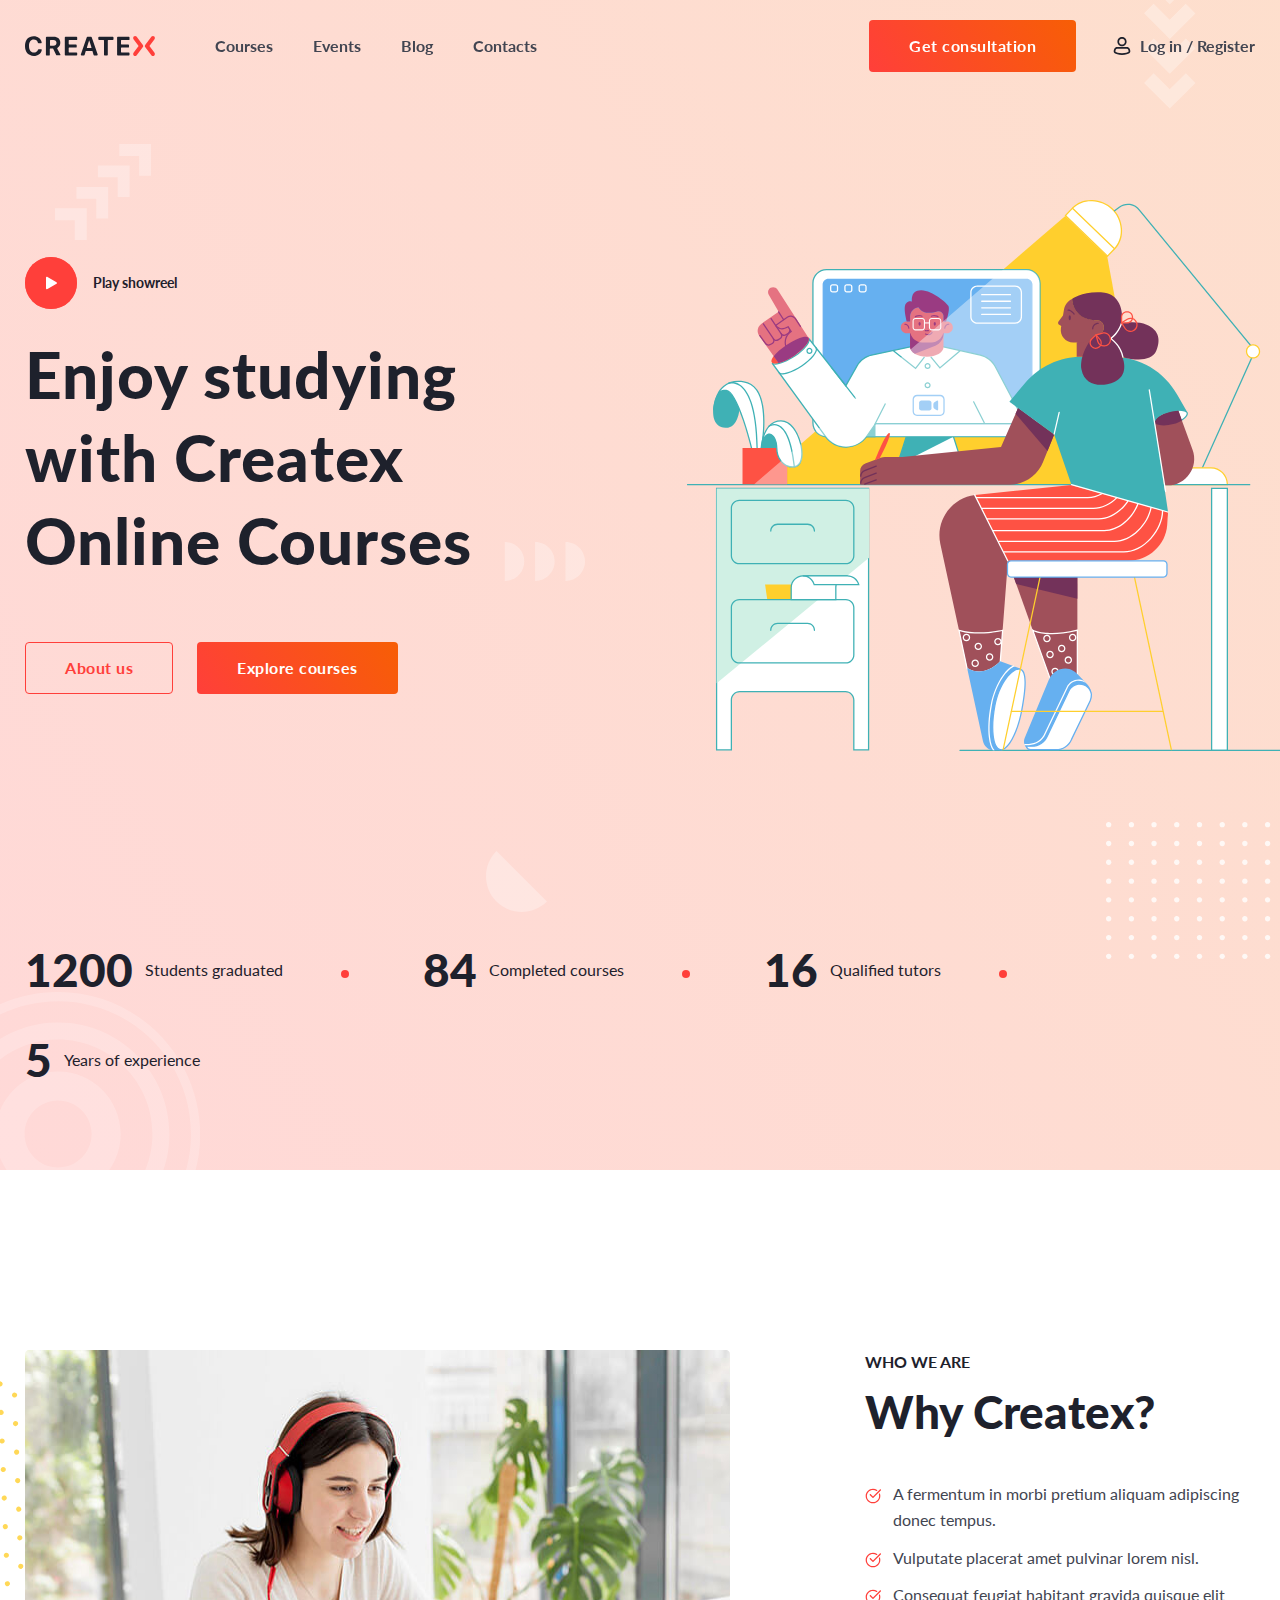
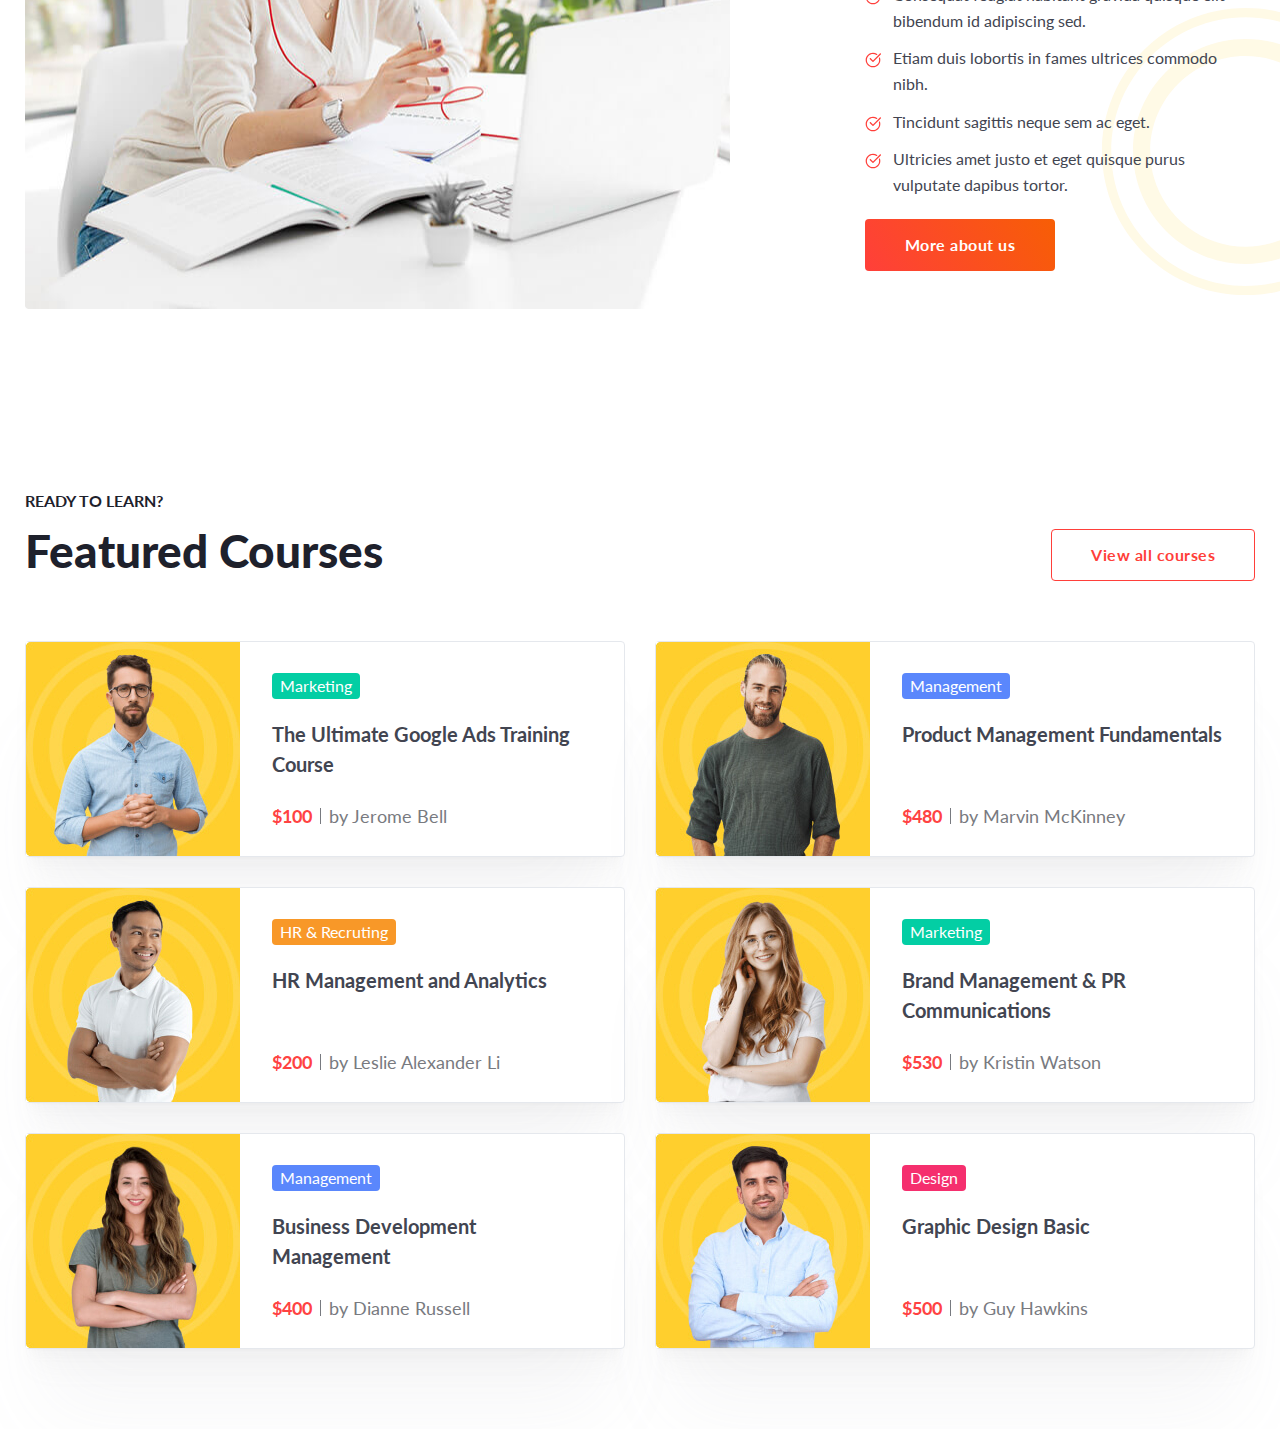
<file: index.html>
<!DOCTYPE html>
<html lang="en">
	<head>
		<meta charset="UTF-8">
		<meta http-equiv="X-UA-Compatible" content="IE=edge">
		<meta name="viewport" content="width=device-width, initial-scale=1.0">
		<link rel="stylesheet" href="css/reset.css">
		<link rel="stylesheet" href="css/common.css">
		<link rel="stylesheet" href="css/style.css">
		<link rel="stylesheet" href="css/header.css">
		<title>Lesson 15</title>
	</head>
	<body>
		<div class="wrapper">
			<header class="header">
				<div class="header__container">
					<div class="header__logo logo">
						<a href="#" class="logo__link">
							<img src="img/header/logo.svg" alt="logo" class="logo__image">
						</a>
					</div>
					<nav class="header__menu menu">
						<ul class="menu__list">
							<li class="menu__item">
								<a href="#" class="menu__link">Courses</a>
							</li>
							<li class="menu__item">
								<a href="#" class="menu__link">Events</a>
							</li>
							<li class="menu__item">
								<a href="#" class="menu__link">Blog</a>
							</li>
							<li class="menu__item">
								<a href="#" class="menu__link">Contacts</a>
							</li>
						</ul>
					</nav>
					<div class="header__actions actions-header">
						<a href="#" class="actions-header__button button"><span>Get consultation</span></a>
						<a href="#" class="actions-header__login">Log in / Register</a>
					</div>
				</div>
			</header>
			<main class="page">
				<section class="page__createx createx">
					<div class="createx__container">
						<div class="createx__content">
							<div class="createx__body body-createx">
								<a href="#" class="body-createx__play">Play showreel</a>
								<h1 class="body-createx__title">Enjoy studying
									with Createx Online Courses</h1>
								<div class="body-createx__buttons">
									<a href="#" class="body-createx__button button button--border"><span>About us</span></a>
									<a href="#" class="body-createx__button button"><span>Explore courses</span></a>
								</div>
							</div>
							<div class="createx__image">
								<img src="img/createx/image.svg" alt="image">
							</div>
						</div>
						<div class="createx__achievements achievements-createx">
							<div class="achievements-createx__item item-achievements">
								<div class="item-achievements__value">1200</div>
								<div class="item-achievements__text">Students graduated</div>
							</div>	
							<div class="achievements-createx__item item-achievements">
								<div class="item-achievements__value">84</div>
								<div class="item-achievements__text">Completed courses</div>
							</div>
							<div class="achievements-createx__item item-achievements">
								<div class="item-achievements__value">16</div>
								<div class="item-achievements__text">Qualified tutors</div>
							</div>
							<div class="achievements-createx__item item-achievements">
								<div class="item-achievements__value">5</div>
								<div class="item-achievements__text">Years of experience</div>
							</div>
						</div>
					</div>
					<div class="createx__decor decor-createx">
						<div class="decor-createx__item decor-createx__item--1"></div>
						<div class="decor-createx__item decor-createx__item--2"></div>
						<div class="decor-createx__item decor-createx__item--3"></div>
						<div class="decor-createx__item decor-createx__item--4"></div>
						<div class="decor-createx__item decor-createx__item--5"></div>
						<div class="decor-createx__item decor-createx__item--6"></div>
					</div>
				</section>
				<section class="page__who-we-are who-we-are">
					<div class="who-we-are__container">
						<div class="who-we-are__image">
							<img src="img/who-we-are/image.jpg" alt="image">
						</div>
						<div class="who-we-are__body">
							<div class="who-we-are__header-block header-block">
								<div class="header-block__label">Who we are</div>
								<h2 class="header-block__title">Why Createx?</h2>
							</div>
							<ul class="who-we-are__check-list check-list">
								<li class="check-list__item">A fermentum in morbi pretium aliquam adipiscing donec tempus.</li>
								<li class="check-list__item">Vulputate placerat amet pulvinar lorem nisl.</li>
								<li class="check-list__item">Consequat feugiat habitant gravida quisque elit bibendum id adipiscing sed.</li>
								<li class="check-list__item">Etiam duis lobortis in fames ultrices commodo nibh.</li>
								<li class="check-list__item">Tincidunt sagittis neque sem ac eget.</li>
								<li class="check-list__item">Ultricies amet justo et eget quisque purus vulputate dapibus tortor.</li>
							</ul>
							<a href="#" class="who-we-are__button button"><span>More about us</span></a>
						</div>
					</div>
					<div class="who-we-are__decor decor-who-we-are">
						<div class="decor-who-we-are__item decor-who-we-are__item--1"></div>
						<div class="decor-who-we-are__item decor-who-we-are__item--2"></div>
					</div>
				</section>
				<section class="page__featured-courses featured-courses">
					<div class="featured-courses__container">
						<div class="featured-courses__top">
							<div class="featured-courses__header-block header-block">
								<div class="header-block__label">Ready to learn?</div>
								<h2 class="header-block__title">Featured Courses</h2>
							</div>
							<a href="#" class="featured-courses__button button button--border"><span>View all courses</span></a>
						</div>
						<div class="featured-courses__items">

							<div class="featured-courses__item item-courses">
								<div class="item-courses__content">
									<a href="#" class="item-courses__image">
										<img src="img/featured-corses/image-1.jpg" alt="image">
									</a>
									<div class="item-courses__body body-courses">
										<a href="#" class="body-courses__badge body-courses__badge--green">Marketing</a>
										<h3 class="body-courses__title">
											<a href="#" class="body-courses__link">The Ultimate Google Ads Training Course</a>
										</h3>
										<div class="body-courses__info">
											<div class="body-courses__price">$100</div>
											<a href="#" class="body-courses__speaker">by Jerome Bell</a>
										</div>
									</div>
								</div>
							</div>
							<div class="featured-courses__item item-courses">
								<div class="item-courses__content">
									<a href="#" class="item-courses__image">
										<img src="img/featured-corses/image-2.jpg" alt="image">
									</a>
									<div class="item-courses__body body-courses">
										<a href="#" class="body-courses__badge body-courses__badge--blue">Management</a>
										<h3 class="body-courses__title">
											<a href="#" class="body-courses__link">Product Management Fundamentals</a>
										</h3>
										<div class="body-courses__info">
											<div class="body-courses__price">$480</div>
											<a href="#" class="body-courses__speaker">by Marvin McKinney</a>
										</div>
									</div>
								</div>
							</div>
							<div class="featured-courses__item item-courses">
								<div class="item-courses__content">
									<a href="#" class="item-courses__image">
										<img src="img/featured-corses/image-3.jpg" alt="image">
									</a>
									<div class="item-courses__body body-courses">
										<a href="#" class="body-courses__badge body-courses__badge--orange">HR & Recruting</a>
										<h3 class="body-courses__title">
											<a href="#" class="body-courses__link">HR  Management and Analytics</a>
										</h3>
										<div class="body-courses__info">
											<div class="body-courses__price">$200</div>
											<a href="#" class="body-courses__speaker">by Leslie Alexander Li</a>
										</div>
									</div>
								</div>
							</div>
							<div class="featured-courses__item item-courses">
								<div class="item-courses__content">
									<a href="#" class="item-courses__image">
										<img src="img/featured-corses/image-4.jpg" alt="image">
									</a>
									<div class="item-courses__body body-courses">
										<a href="#" class="body-courses__badge body-courses__badge--green">Marketing</a>
										<h3 class="body-courses__title">
											<a href="#" class="body-courses__link">Brand Management & PR Communications</a>
										</h3>
										<div class="body-courses__info">
											<div class="body-courses__price">$530</div>
											<a href="#" class="body-courses__speaker">by Kristin Watson</a>
										</div>
									</div>
								</div>
							</div>
							<div class="featured-courses__item item-courses">
								<div class="item-courses__content">
									<a href="#" class="item-courses__image">
										<img src="img/featured-corses/image-5.jpg" alt="image">
									</a>
									<div class="item-courses__body body-courses">
										<a href="#" class="body-courses__badge body-courses__badge--blue">Management</a>
										<h3 class="body-courses__title">
											<a href="#" class="body-courses__link">Business Development Management</a>
										</h3>
										<div class="body-courses__info">
											<div class="body-courses__price">$400</div>
											<a href="#" class="body-courses__speaker">by Dianne Russell</a>
										</div>
									</div>
								</div>
							</div>
							<div class="featured-courses__item item-courses">
								<div class="item-courses__content">
									<a href="#" class="item-courses__image">
										<img src="img/featured-corses/image-6.jpg" alt="image">
									</a>
									<div class="item-courses__body body-courses">
										<a href="#" class="body-courses__badge body-courses__badge--pink">Design</a>
										<h3 class="body-courses__title">
											<a href="#" class="body-courses__link">Graphic Design Basic</a>
										</h3>
										<div class="body-courses__info">
											<div class="body-courses__price">$500</div>
											<a href="#" class="body-courses__speaker">by Guy Hawkins</a>
										</div>
									</div>
								</div>
							</div>

						</div>
					</div>
				</section>
			</main>
			<footer class="footer"></footer>
		</div>
	</body>
</html>
</file>
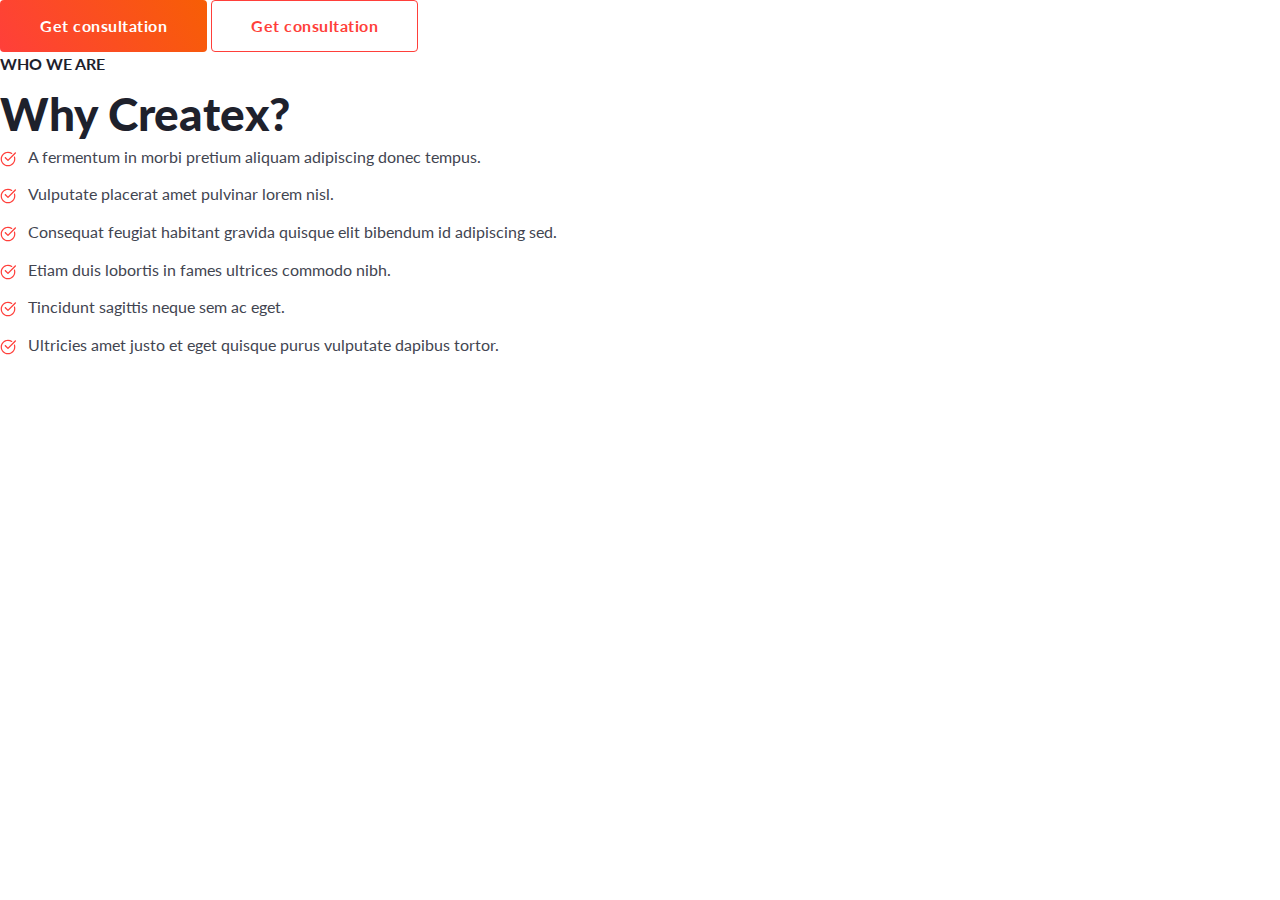
<file: _common.html>
<!DOCTYPE html>
<html lang="en">
	<head>
		<meta charset="UTF-8">
		<meta http-equiv="X-UA-Compatible" content="IE=edge">
		<meta name="viewport" content="width=device-width, initial-scale=1.0">
		<link rel="stylesheet" href="css/reset.css">
		<link rel="stylesheet" href="css/common.css">
		<link rel="stylesheet" href="css/style.css">
		<link rel="stylesheet" href="css/header.css">
		<title>Common blocks</title>
	</head>
	<body>
		<div class="wrapper">
			<header class="header"></header>
			<main class="page">
				<!-- BUTTONS -->
				<a href="#" class="button"><span>Get consultation</span></a>
				<a href="#" class="button button--border"><span>Get consultation</span></a>
				<!-- HEADER-BLOCK -->
				<div class="header-block">
					<div class="header-block__label">Who we are</div>
					<h2 class="header-block__title">Why Createx?</h2>
				</div>
				<!-- CHECK-LIST -->
				<ul class="check-list">
					<li class="check-list__item">A fermentum in morbi pretium aliquam adipiscing donec tempus.</li>
					<li class="check-list__item">Vulputate placerat amet pulvinar lorem nisl.</li>
					<li class="check-list__item">Consequat feugiat habitant gravida quisque elit bibendum id adipiscing sed.</li>
					<li class="check-list__item">Etiam duis lobortis in fames ultrices commodo nibh.</li>
					<li class="check-list__item">Tincidunt sagittis neque sem ac eget.</li>
					<li class="check-list__item">Ultricies amet justo et eget quisque purus vulputate dapibus tortor.</li>
				</ul>
			</main>
			<footer class="footer"></footer>
		</div>
	</body>
</html>
</file>
<file: css/common.css>
/*______ BUTTONS __________*/

.button {
    display: inline-block;
    font-weight: 700;
    letter-spacing: 0.5px;
    text-align: center;
    line-height: 1.25;
    color: #FFFFFF;
    background: linear-gradient(55.95deg, #FF3F3A 0%, #F75E05 100%);
    border-radius: 4px;
    padding: 16px 40px;
    position: relative;
}
.button span {
    position: relative;
    z-index: 2;
}
.button::before {
    content: '';
    position: absolute;
    top: 0;
    left: 0;
    width: 100%;
    height: 100%;
    opacity: 0;
    transition: opacity 0.3s ease;
    border-radius: 4px;
    background: linear-gradient(55.95deg, #cf342f 0%, #c74b03 100%);
}
.button:hover::before {
    opacity: 1;
}

.button--border {
	background: transparent;
	color: #FF3F3A;
  	border-radius: 4px;
	padding: 15px 39px;
	border: 1px solid  #FF3F3A; 
	position: relative;
	transition: all 0.3s ease;
}
.button--border:hover {
	color: #FFFFFF;
	background-color: #FF3F3A;
}

/*______ HEADER-BLOCK __________*/
.header-block {
	color: #1E212C;
}
.header-block__label {
	font-weight: 700;
	line-height: 1.5;
	text-transform: uppercase;
}
.header-block__label:not(:last-child) {
	margin-bottom: 8px;
}
.header-block__title {
	font-weight: 900;
	font-size: 46px;
	line-height: 1.3;
}


/*______ CHECK-LIST__________*/

.check-list {
}
.check-list__item {
	line-height: 1.6;
	padding-left: 28px;
	position: relative;
}
.check-list__item:not(:last-child) {
	margin-bottom: 12px;
}
.check-list__item::before {
	content: '';
	position: absolute;
	top: 7px;
	left: 0;
	width: 16px;
	height: 16px;
	background: url(../img/who-we-are/icons/check.svg) no-repeat;
}
</file>
<file: css/style.css>
@import url("https://fonts.googleapis.com/css?family=Lato:regular,700,900&display=swap");

body{
	font-family: "Lato";
	color: #424551;
	/* font-size: 16px; */
}

.wrapper{
	overflow: hidden;
	min-height: 100%;
	position: relative;
	display: flex;
	flex-direction: column;
}
.page{
	flex-grow: 1;
}
/* ============================ */

[class*="__container"]{
	max-width: 1260px;
	margin: 0 auto;
	padding: 0 15px;
}
/*_______________________*/
.page {}
.page__createx {}
.page__who-we-are {}



/*_______________________*/




/*___________ CREATEX ____________*/

.createx {
	background: linear-gradient(55.95deg, rgba(255, 64, 58, 0.2) 0%, rgba(247, 94, 5, 0.2) 100%);
	padding: 200px 0 80px 0;
	position: relative;
}
.createx__container {
	position: relative;
	z-index: 10;
}
.createx__content {
	display: flex;
	flex-wrap: wrap;
	row-gap: 30px;
	align-items: center;	
}
.createx__content:not(:last-child) {
	margin-bottom: 189px;
}
.createx__body {
	flex: 1 1 50%;
	padding-right: 40px;
}
.createx__image {
	flex: 0 1 50%;
}
.createx__image img {
	max-width: 107.8%;
	transform: translateX(7.8%);
}




.body-createx__play {
	font-weight: 700;
	font-size: 14px;
	color: #1E212C;
	line-height: 1.5;
	display: inline-flex;
	align-items: center;
	gap: 16px;
	position: relative;
	transition: color 0.3s ease 0s;
}
.body-createx__play:hover {
	color: #FF3F3A;
}
.body-createx__play::before {
	content: '';
	position: relative;
	z-index: 1;
	flex: 0 0 52px;
	height: 52px;
	width: 52px;
	border-radius: 50%;
	background:#FF3F3A url(../img/createx/icons/play.svg) no-repeat center;
}
.body-createx__play::after {
	content: '';
	position: absolute;
	top: 0;
	left: 0;
	height: 52px;
	width: 52px;
	border-radius: 50%;
	background-color: #FF3F3A;
	opacity: 0.8;
	animation: puls 1.5s ease alternate infinite;
}
@keyframes puls {
	0% {
		transform: scale(1);
	}
	100% {
		transform: scale(1.6);
		opacity: 0.12;
	}
}
.body-createx__play:not(:last-child) {
	margin-bottom: 24px;
}
.body-createx__title {
	font-weight: 900;
	font-size: 64px;
	line-height: 1.3;
	letter-spacing: 1px;
	color: #1E212C;
}
.body-createx__title:not(:last-child) {
	margin-bottom: 60px;
}
.body-createx__buttons {
	display: flex;
	gap: 24px;
}

.achievements-createx {
	display: flex;
	align-items: center;
	flex-wrap: wrap;
	column-gap: 140px;
	row-gap: 30px;
}
.item-achievements {
	display: flex;
	align-items: center;
	gap: 12px;
	position: relative;
}
.item-achievements:not(:last-child)::after {
	content: '';
	position: absolute;
	top: 50%;
	right: -66px;
	width: 8px;
	height: 8px;
	border-radius: 50%;
	background-color: #FF3F3A;
}
.item-achievements__value {
	font-weight: 900;
	font-size: 46px;
	color: #1E212C;
	line-height: 1.3;
}
.item-achievements__text {
	line-height: 1.6;
	color: #1E212C;
}


.createx__decor {
	position: absolute;
	top: 0;
	left: 0;
	width: 100%;
	height: 100%;
}

.decor-createx__item {
	position: absolute;
}
.decor-createx__item--1 {
	background: url(../img/createx/decor/shapes-1.svg) no-repeat;
	top: 12.3%;
	left: 4.27%;
	width: 96px;
	height: 96px;
}
.decor-createx__item--2 {
	background: url(../img/createx/decor/circles.svg) no-repeat;
	bottom: -9.07%;
	left: -6.6%;
	width: 284px;
	height: 284px;
}
.decor-createx__item--3 {
	background: url(../img/createx/decor/shapes-2.svg) no-repeat;
	top: -4%;
	right: 6.1%;
	width: 110px;
	height: 160px;
}
.decor-createx__item--4 {
	background: url(../img/createx/decor/shapes-3.svg) no-repeat;
	top: 46%;
	left: 39%;
	width: 88px;
	height: 47px;
}
.decor-createx__item--5 {
	background: url(../img/createx/decor/shapes-4.svg) no-repeat;
	bottom: 22%;
	left: 38%;
	width: 61px;
	height: 61px;
}
.decor-createx__item--6 {
	background: url(../img/createx/decor/dots.svg) no-repeat;
	bottom: 18%;
	right: -1%;
	width: 187px;
	height: 137px;
}



/*___________ WHO WE ARE ____________*/


.who-we-are {
	padding: 180px 0 100px 0;
	position: relative;
}
.who-we-are__container {
	display: flex;
	flex-wrap: wrap-reverse;
	column-gap: 135px;
	row-gap: 40px;
	position: relative;
	z-index: 10;
}
.who-we-are__image {
	flex: 0 1 57.3%;
}
.who-we-are__image img {
	max-width: 100%;
}
.who-we-are__body {
	flex: 1 1 auto;
}
.who-we-are__header-block:not(:last-child) {
	margin-bottom: 40px;
} 
.who-we-are__check-list {
	max-width: 380px;
}
.who-we-are__check-list:not(:last-child) {
	margin-bottom: 22px;
}
.who-we-are__decor {
	position: absolute;
	top: 0;
	left: 0;
	width: 100%;
	height: 100%;
}
.who-we-are__button {
}



.header-block {
}
.header-block__label {
}
.header-block__title {
}


.check-list {
}
.check-list__item {
}


.button {
}


.decor-who-we-are {
}
.decor-who-we-are__item {
	position: absolute;
}
.decor-who-we-are__item--1 {
	background: url(../img/who-we-are/decor/dots.svg) no-repeat;
	top: 25%;
	left: 0%;
	width: 250px;
	height: 250px;
}
.decor-who-we-are__item--2 {
	background: url(../img/who-we-are/decor/circles.svg) no-repeat;
	top: 52.2%;
	right: -8.5%;
	width: 287px;
	height: 287px;
}


/*_______ FEATURED-COURSES ____________*/


.page__featured-courses {
	padding: 80px 0;
}
.featured-courses__container {
}
.featured-courses__top {
	display: flex;
	justify-content: space-between;
	align-items: flex-end;
	flex-wrap: wrap;
	gap: 20px;
}
.featured-courses__top:not(:last-child) {
	margin-bottom: 60px;
}
.featured-courses__header-block {
}
.featured-courses__button {
}





.featured-courses__items {
	display: flex;
	margin: 0 -15px;
	flex-wrap: wrap;
	row-gap: 30px;
}
.featured-courses__item {
	flex: 1 1 50%;
	padding: 0 15px;
	min-width: 530px;
}
.item-courses {
}
.item-courses__content {
	border: 1px solid #E5E8ED;
	border-radius: 4px;
	background-color: #FFFFFF;
	display: flex;
	height: 100%;
	box-shadow: 0px 80px 80px -20px rgba(154, 156, 165, 0.08), 0px 30px 24px -10px rgba(154, 156, 165, 0.05), 0px 12px 10px -6px rgba(154, 156, 165, 0.04), 0px 4px 4px -4px rgba(30, 33, 44, 0.03);
	transition: box-shadow 0.3s ease;
}
.item-courses__content:hover {
	box-shadow: 0px 80px 80px -20px rgba(154, 156, 165, 0.16), 0px 30px 24px -10px rgba(154, 156, 165, 0.1), 0px 12px 10px -6px rgba(154, 156, 165, 0.08), 0px 4px 4px -4px rgba(30, 33, 44, 0.05);
}
.item-courses__image {
	flex: 0 0 214px;
	height: 214px;
	overflow: hidden;
}
.item-courses__image img {
	transition: all 0.5s ease;
	width: 100%;
}
.item-courses__image img:hover {
	transform: scale(1.05);
}

.item-courses__body {

}
.body-courses {
	padding: 31px 32px;
	display: inline-flex;
	align-items: flex-start;
	flex-direction: column;
	row-gap: 20px;
}
.body-courses__badge {
	text-align: center;
	border-radius: 4px;
	padding: 1px 8px;
	color: #fff;
	line-height: 1.5;
	transition: all 0.3s ease;
}
.body-courses__badge--green {
	background-color: #03CEA4;
}
.body-courses__badge--green:hover {
	background-color: #03ac8a;
}
.body-courses__badge--blue {
	background-color: #5A87FC;
}
.body-courses__badge--blue:hover {
	background-color: #0535af;
}
.body-courses__badge--orange {
	background-color: #F89828;
}
.body-courses__badge--orange:hover {
	background-color: #c26b08;
}
.body-courses__badge--pink {
	background-color: #F52F6E;
}
.body-courses__badge--pink:hover {
	background-color: #b9053e;
}
.body-courses__title {
	flex: 1 0 auto;
	font-weight: 700;
	font-size: 20px;
	line-height: 1.5;
}
.body-courses__link {

}
.body-courses__link:hover {
	text-decoration: underline;
}
.body-courses__info {
	display: flex;
	flex-wrap: wrap;
	gap: 8px;
}
.body-courses__price {
	color: #FF4242;
	font-weight: 700;
	font-size: 18px;
}
.body-courses__speaker {
	font-weight: 400;
	font-size: 18px;
	color: #787A80;
	display: flex;
	gap: 8px;
}
.body-courses__speaker::before {
	content: '';
	width: 1px;
	height: 16px;
	flex: 0 0 1px;
	align-self: center;
	background-color: #787A80;
}
.body-courses__speaker:hover {
	text-decoration: underline;
}
</file>
<file: css/header.css>
.header {
    position: fixed;
    top: 0;
    left: 0;
    width: 100%;
    z-index: 20;
}
.header__container {
    min-height: 92px;
    display: flex;
    align-items: center;
    column-gap: 60px;
}
.header__logo {}
.header__menu {
    flex: 1 1 auto;
}
.header__actions {
    flex-shrink: 0;
    display: flex;
    align-items: center;
    column-gap: 36px;
}


.logo {}
.logo__link {}
.logo__image {}


.menu {}
.menu__list {
    display: flex;
    flex-wrap: wrap;
    column-gap: 40px;
    row-gap: 10px;
    padding: 5px 0;
}
.menu__item {}
.menu__link {
    font-weight: 700;
    line-height: 1.6;
    transition: color 0.3s ease 0s;
}
.menu__link:hover {
    color: #FF3F3A;
}

.actions-header {}
.actions-header__button {}
.button {}
.actions-header__login {
    font-weight: 700;
    line-height: 1.6;
    display: flex;
    align-items: center;
    gap: 8px;
}
.actions-header__login::before {
    content: '';
    width: 20px;
    height: 20px;
    flex: 0 0 20px;
    background: url(../img/header/icons/user.svg) no-repeat;
}
.actions-header__login:hover {
    text-decoration: underline;
}
</file>
